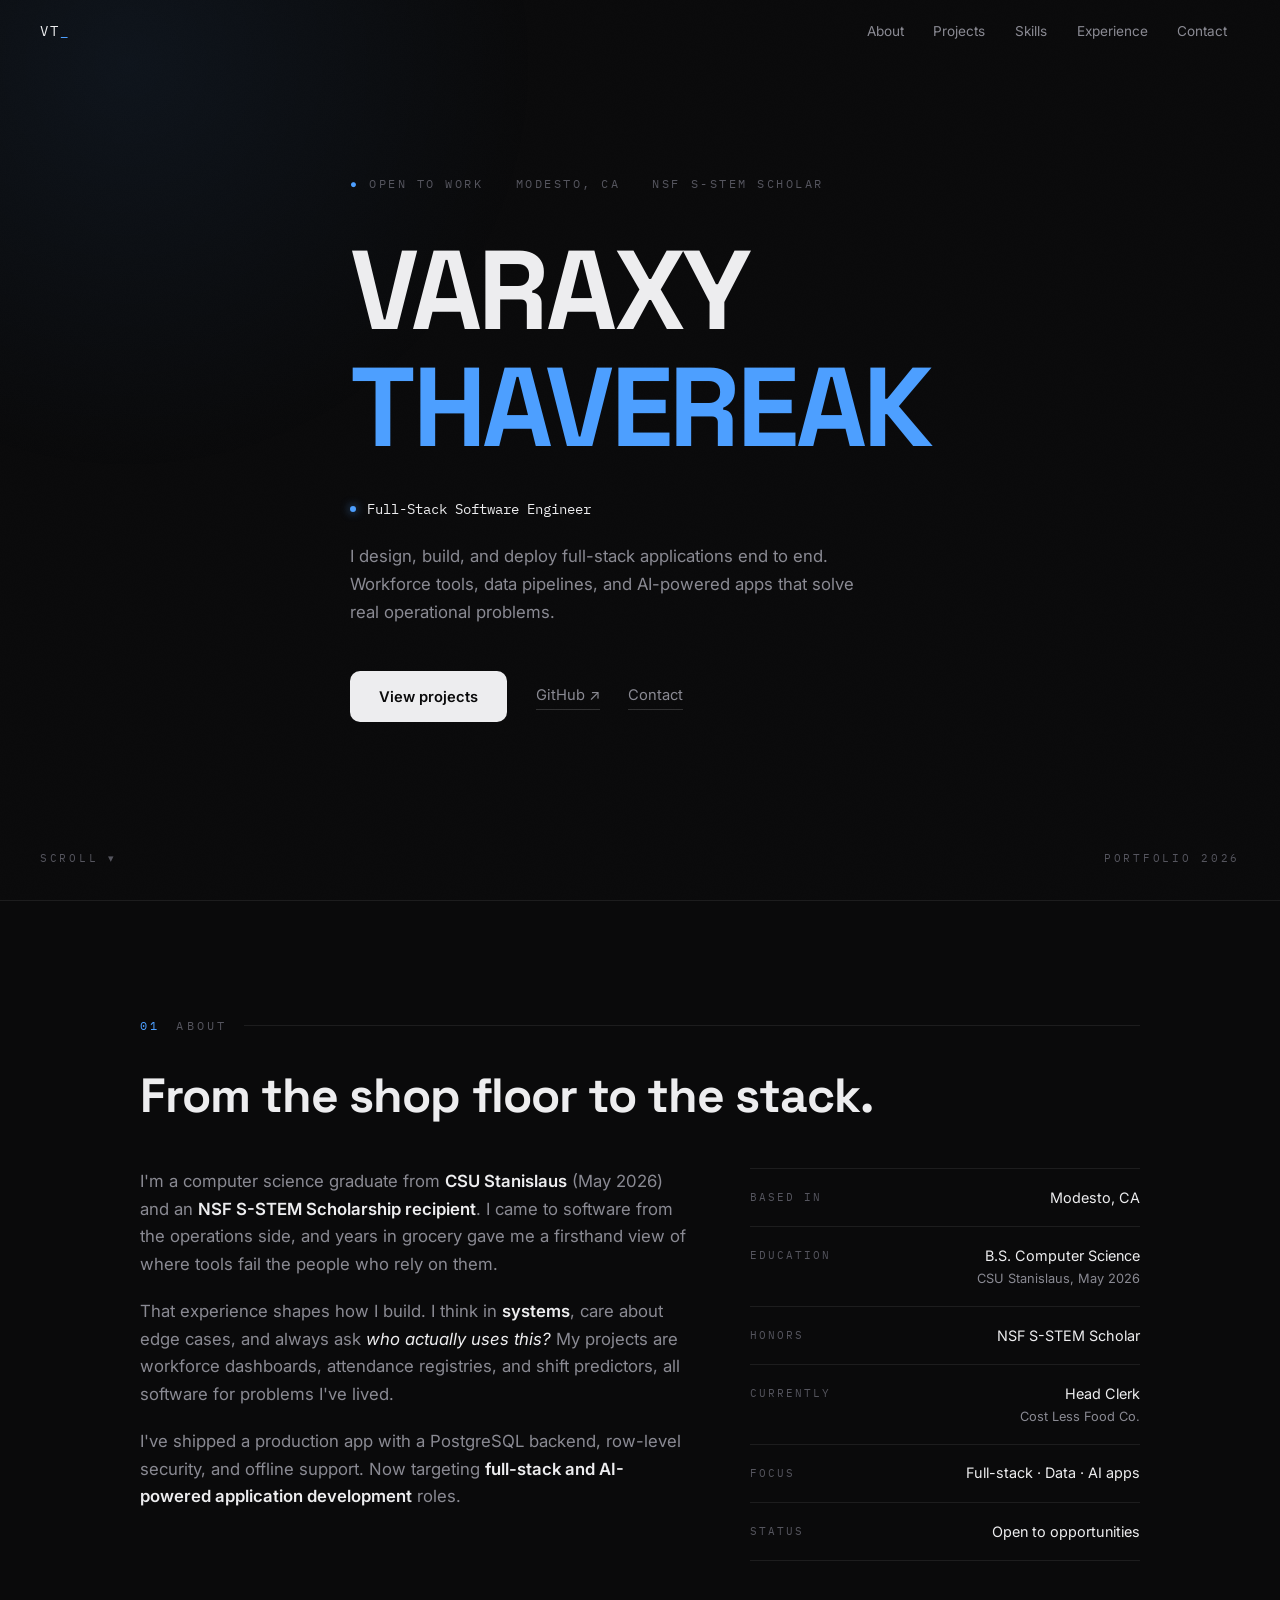
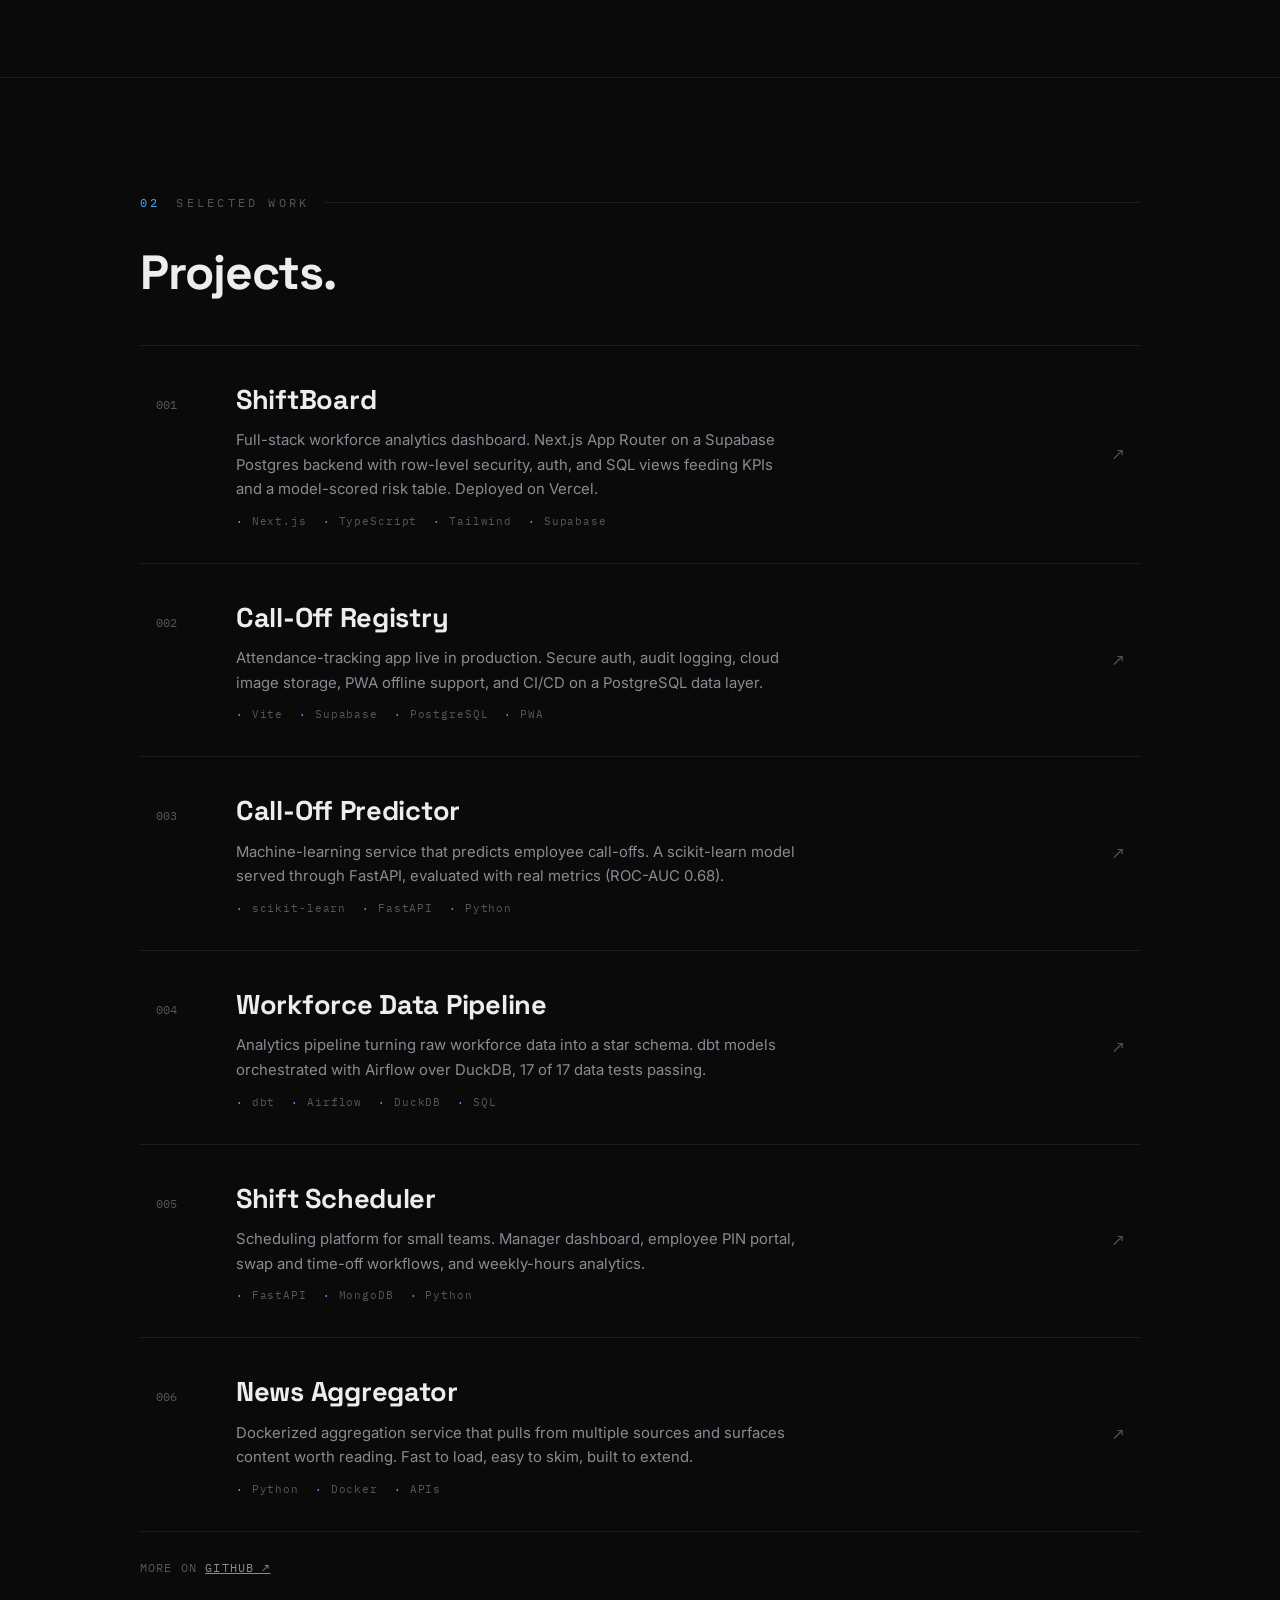
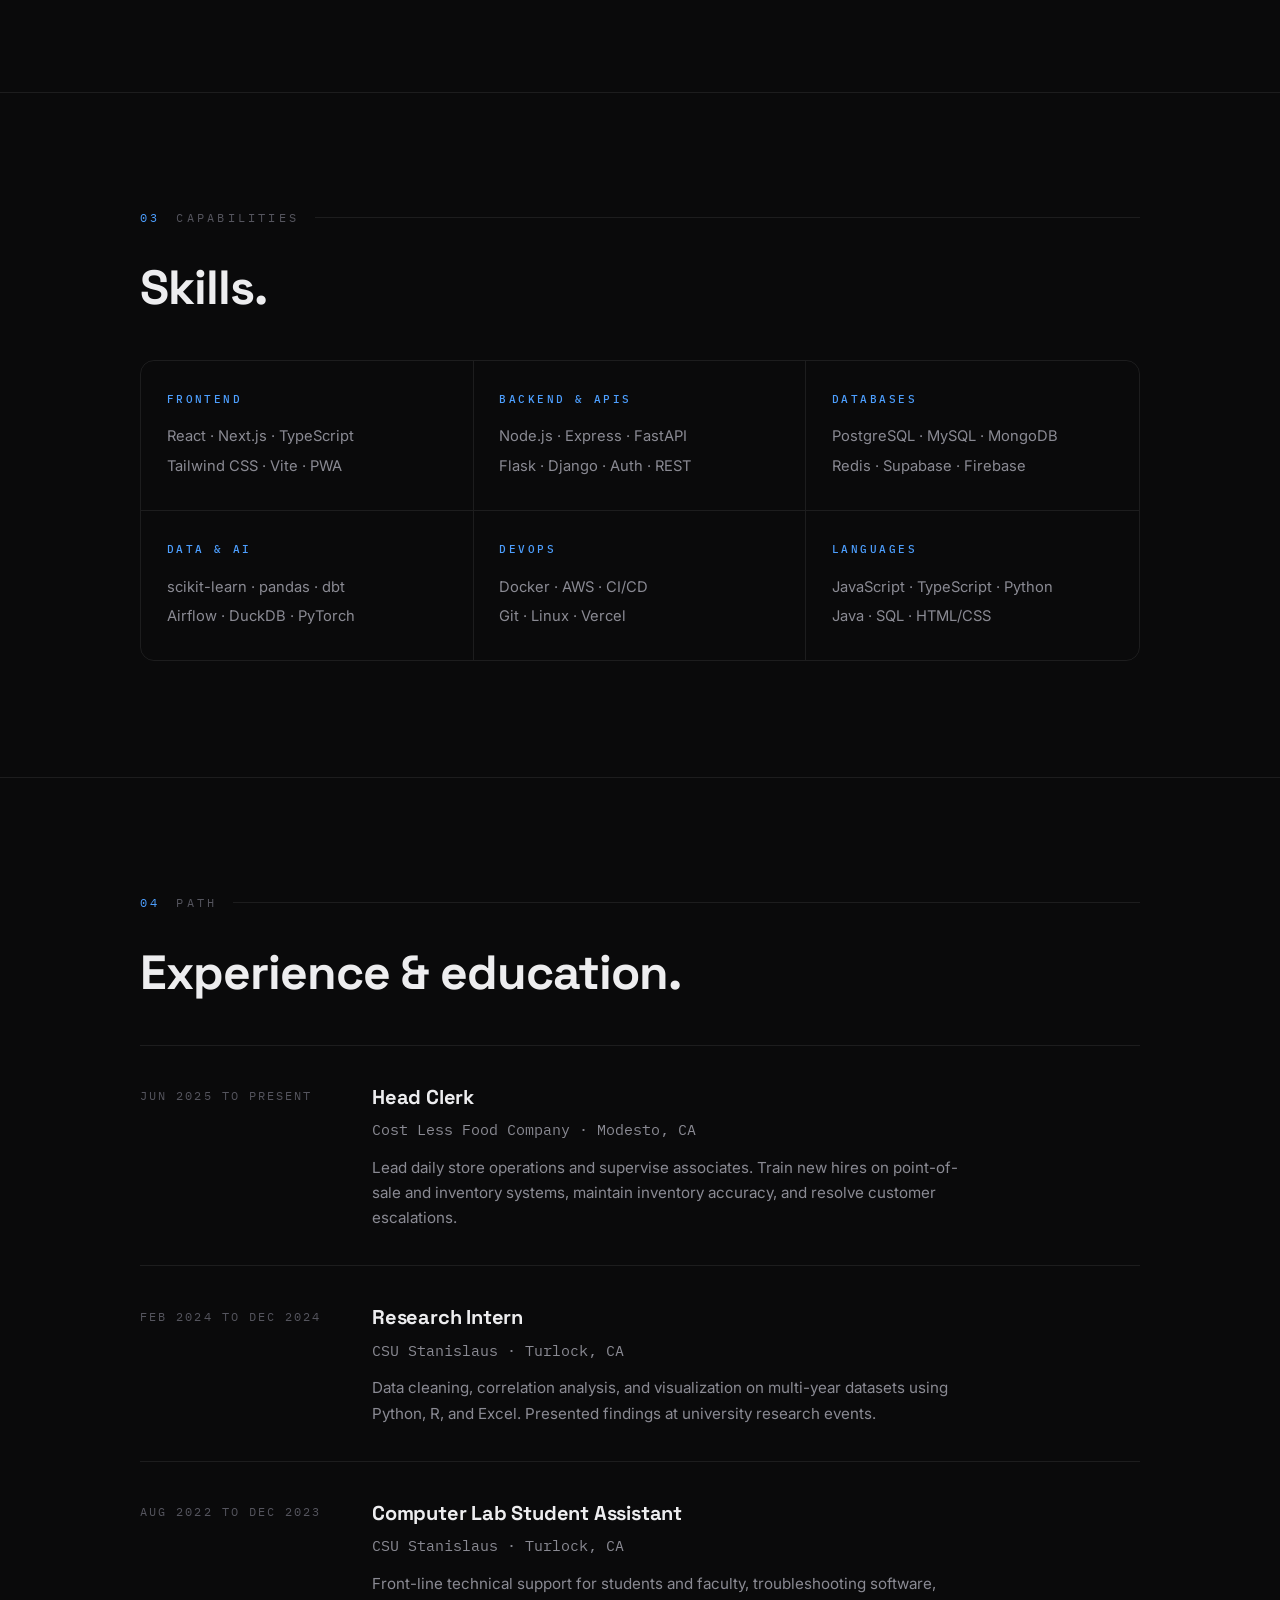
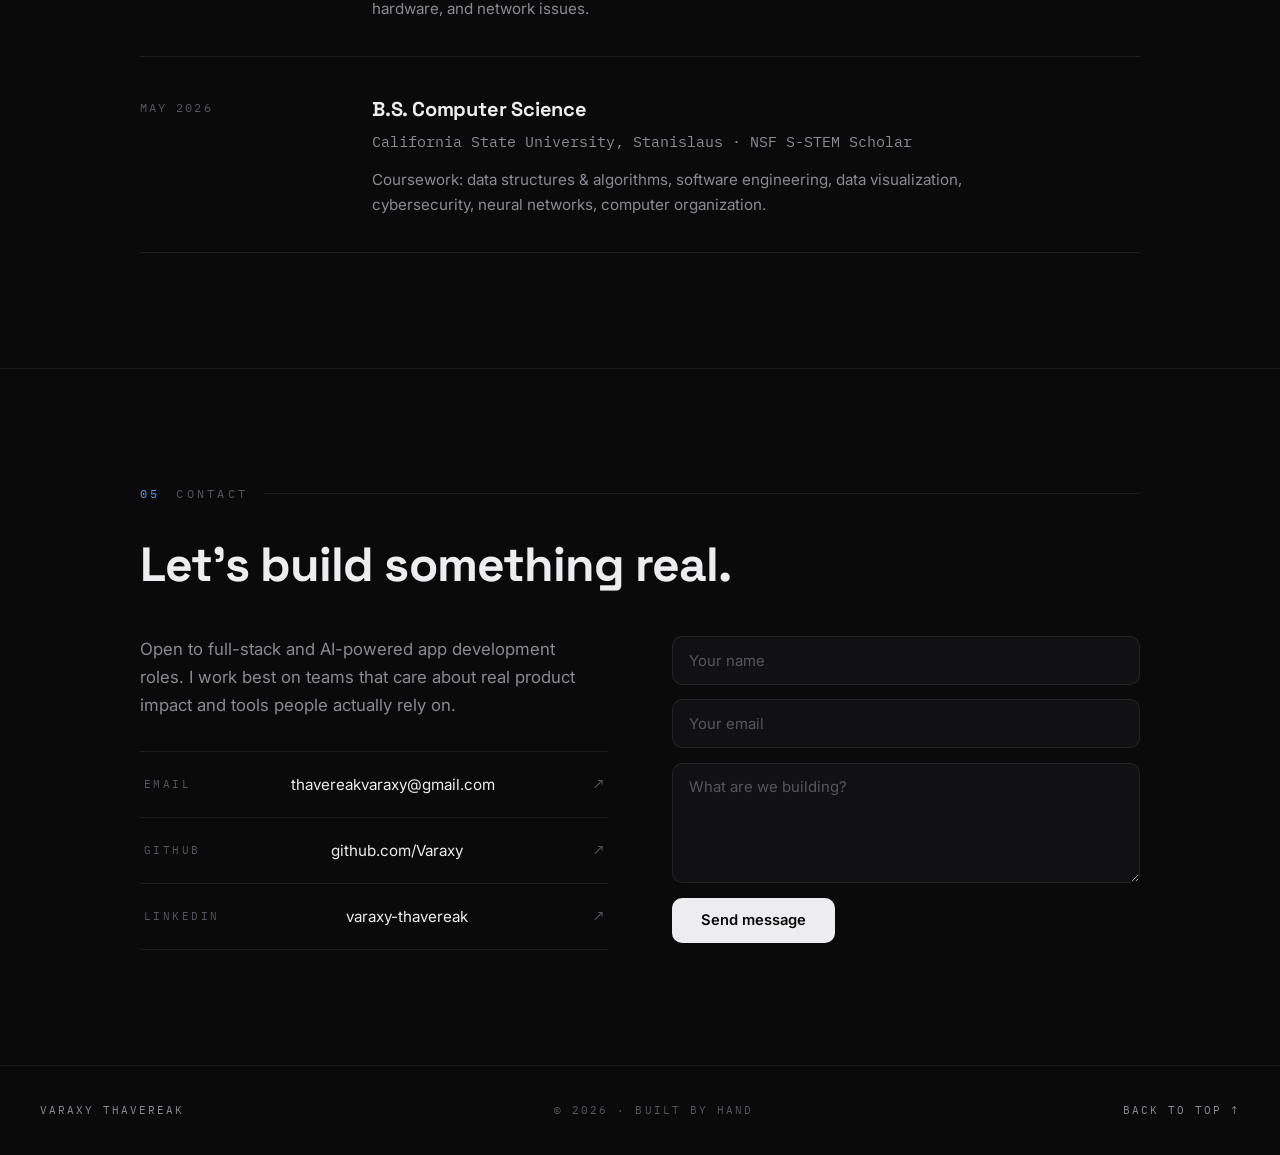
<file: index.html>
<!DOCTYPE html>
<html lang="en">
<head>
<meta charset="UTF-8">
<meta name="viewport" content="width=device-width, initial-scale=1.0">
<title>Varaxy Thavereak | Full-Stack Software Engineer</title>
<meta name="description" content="Varaxy Thavereak, full-stack software engineer and NSF S-STEM Scholar building workforce tools, data pipelines, and AI-powered applications.">
<link rel="preconnect" href="https://fonts.googleapis.com">
<link href="https://fonts.googleapis.com/css2?family=Space+Grotesk:wght@500;700&family=Inter:wght@400;500;600&family=IBM+Plex+Mono:wght@400;500&display=swap" rel="stylesheet">
<link rel="stylesheet" href="css/style.css">
</head>
<body>

<nav id="navbar">
  <a href="#hero" class="nav-logo">VT<span>_</span></a>
  <button class="nav-toggle" id="nav-toggle" aria-label="Menu">MENU</button>
  <ul class="nav-links" id="nav-links">
    <li><a href="#about">About</a></li>
    <li><a href="#projects">Projects</a></li>
    <li><a href="#skills">Skills</a></li>
    <li><a href="#experience">Experience</a></li>
    <li><a href="#contact">Contact</a></li>
  </ul>
</nav>

<main>

<!-- ================= HERO ================= -->
<section id="hero">
  <div class="container">
    <div class="hero-meta">
      <span><span class="on">●</span> OPEN TO WORK</span>
      <span>MODESTO, CA</span>
      <span>NSF S-STEM SCHOLAR</span>
    </div>
    <h1 class="hero-name">
      <span class="word">VARAXY</span>
      <span class="hero-line2 accent-line"><span class="word">THAVEREAK</span></span>
    </h1>
    <p class="hero-role"><span class="dot"></span><span id="role-swap">Full-Stack Software Engineer</span></p>
    <p class="hero-desc">
      I design, build, and deploy full-stack applications end to end. Workforce tools,
      data pipelines, and AI-powered apps that solve real operational problems.
    </p>
    <div class="hero-cta">
      <a href="#projects" class="btn">View projects</a>
      <a href="https://github.com/Varaxy" target="_blank" rel="noopener" class="textlink">GitHub ↗</a>
      <a href="#contact" class="textlink">Contact</a>
    </div>
  </div>
  <div class="hero-bottom">
    <span>SCROLL ▾</span>
    <span>PORTFOLIO 2026</span>
  </div>
</section>

<!-- ================= ABOUT ================= -->
<section id="about">
  <div class="container">
    <p class="label reveal"><span class="idx">01</span> ABOUT</p>
    <h2 class="reveal">From the shop floor to the stack.</h2>
    <div class="about-grid">
      <div class="about-copy reveal d1">
        <p>I'm a computer science graduate from <strong>CSU Stanislaus</strong> (May 2026) and an <strong>NSF S-STEM Scholarship recipient</strong>. I came to software from the operations side, and years in grocery gave me a firsthand view of where tools fail the people who rely on them.</p>
        <p>That experience shapes how I build. I think in <strong>systems</strong>, care about edge cases, and always ask <em>who actually uses this?</em> My projects are workforce dashboards, attendance registries, and shift predictors, all software for problems I've lived.</p>
        <p>I've shipped a production app with a PostgreSQL backend, row-level security, and offline support. Now targeting <strong>full-stack and AI-powered application development</strong> roles.</p>
      </div>
      <div class="facts reveal d2">
        <div class="fact"><span class="k">Based in</span><span class="v">Modesto, CA</span></div>
        <div class="fact"><span class="k">Education</span><span class="v">B.S. Computer Science<span class="sub">CSU Stanislaus, May 2026</span></span></div>
        <div class="fact"><span class="k">Honors</span><span class="v">NSF S-STEM Scholar</span></div>
        <div class="fact"><span class="k">Currently</span><span class="v">Head Clerk<span class="sub">Cost Less Food Co.</span></span></div>
        <div class="fact"><span class="k">Focus</span><span class="v">Full-stack · Data · AI apps</span></div>
        <div class="fact"><span class="k">Status</span><span class="v">Open to opportunities</span></div>
      </div>
    </div>
  </div>
</section>

<!-- ================= PROJECTS ================= -->
<section id="projects">
  <div class="container">
    <p class="label reveal"><span class="idx">02</span> SELECTED WORK</p>
    <h2 class="reveal">Projects.</h2>
    <div class="proj-list">

      <a class="proj-row reveal" href="https://github.com/Varaxy/shiftboard" target="_blank" rel="noopener">
        <span class="proj-idx">001</span>
        <div class="proj-main">
          <h3>ShiftBoard</h3>
          <p class="pdesc">Full-stack workforce analytics dashboard. Next.js App Router on a Supabase Postgres backend with row-level security, auth, and SQL views feeding KPIs and a model-scored risk table. Deployed on Vercel.</p>
          <div class="ptags"><span>Next.js</span><span>TypeScript</span><span>Tailwind</span><span>Supabase</span></div>
        </div>
        <span class="proj-arrow">↗</span>
      </a>

      <a class="proj-row reveal" href="https://github.com/Varaxy/calloff-registry" target="_blank" rel="noopener">
        <span class="proj-idx">002</span>
        <div class="proj-main">
          <h3>Call-Off Registry</h3>
          <p class="pdesc">Attendance-tracking app live in production. Secure auth, audit logging, cloud image storage, PWA offline support, and CI/CD on a PostgreSQL data layer.</p>
          <div class="ptags"><span>Vite</span><span>Supabase</span><span>PostgreSQL</span><span>PWA</span></div>
        </div>
        <span class="proj-arrow">↗</span>
      </a>

      <a class="proj-row reveal" href="https://github.com/Varaxy/calloff-predictor" target="_blank" rel="noopener">
        <span class="proj-idx">003</span>
        <div class="proj-main">
          <h3>Call-Off Predictor</h3>
          <p class="pdesc">Machine-learning service that predicts employee call-offs. A scikit-learn model served through FastAPI, evaluated with real metrics (ROC-AUC 0.68).</p>
          <div class="ptags"><span>scikit-learn</span><span>FastAPI</span><span>Python</span></div>
        </div>
        <span class="proj-arrow">↗</span>
      </a>

      <a class="proj-row reveal" href="https://github.com/Varaxy/workforce-data-pipeline" target="_blank" rel="noopener">
        <span class="proj-idx">004</span>
        <div class="proj-main">
          <h3>Workforce Data Pipeline</h3>
          <p class="pdesc">Analytics pipeline turning raw workforce data into a star schema. dbt models orchestrated with Airflow over DuckDB, 17 of 17 data tests passing.</p>
          <div class="ptags"><span>dbt</span><span>Airflow</span><span>DuckDB</span><span>SQL</span></div>
        </div>
        <span class="proj-arrow">↗</span>
      </a>

      <a class="proj-row reveal" href="https://github.com/Varaxy/ShiftScheduler" target="_blank" rel="noopener">
        <span class="proj-idx">005</span>
        <div class="proj-main">
          <h3>Shift Scheduler</h3>
          <p class="pdesc">Scheduling platform for small teams. Manager dashboard, employee PIN portal, swap and time-off workflows, and weekly-hours analytics.</p>
          <div class="ptags"><span>FastAPI</span><span>MongoDB</span><span>Python</span></div>
        </div>
        <span class="proj-arrow">↗</span>
      </a>

      <a class="proj-row reveal" href="https://github.com/Varaxy/news-aggregator" target="_blank" rel="noopener">
        <span class="proj-idx">006</span>
        <div class="proj-main">
          <h3>News Aggregator</h3>
          <p class="pdesc">Dockerized aggregation service that pulls from multiple sources and surfaces content worth reading. Fast to load, easy to skim, built to extend.</p>
          <div class="ptags"><span>Python</span><span>Docker</span><span>APIs</span></div>
        </div>
        <span class="proj-arrow">↗</span>
      </a>

    </div>
    <p class="proj-note">MORE ON <a href="https://github.com/Varaxy" target="_blank" rel="noopener">GITHUB ↗</a></p>
  </div>
</section>

<!-- ================= SKILLS ================= -->
<section id="skills">
  <div class="container">
    <p class="label reveal"><span class="idx">03</span> CAPABILITIES</p>
    <h2 class="reveal">Skills.</h2>
    <div class="skills-grid reveal d1">
      <div class="skill-cell"><h4>Frontend</h4><p>React · Next.js · TypeScript<br>Tailwind CSS · Vite · PWA</p></div>
      <div class="skill-cell"><h4>Backend &amp; APIs</h4><p>Node.js · Express · FastAPI<br>Flask · Django · Auth · REST</p></div>
      <div class="skill-cell"><h4>Databases</h4><p>PostgreSQL · MySQL · MongoDB<br>Redis · Supabase · Firebase</p></div>
      <div class="skill-cell"><h4>Data &amp; AI</h4><p>scikit-learn · pandas · dbt<br>Airflow · DuckDB · PyTorch</p></div>
      <div class="skill-cell"><h4>DevOps</h4><p>Docker · AWS · CI/CD<br>Git · Linux · Vercel</p></div>
      <div class="skill-cell"><h4>Languages</h4><p>JavaScript · TypeScript · Python<br>Java · SQL · HTML/CSS</p></div>
    </div>
  </div>
</section>

<!-- ================= EXPERIENCE ================= -->
<section id="experience">
  <div class="container">
    <p class="label reveal"><span class="idx">04</span> PATH</p>
    <h2 class="reveal">Experience &amp; education.</h2>
    <div class="xp-list">
      <div class="xp-row reveal">
        <span class="xp-when">JUN 2025 TO PRESENT</span>
        <div class="xp-body">
          <h3>Head Clerk</h3>
          <p class="xp-org">Cost Less Food Company · Modesto, CA</p>
          <p>Lead daily store operations and supervise associates. Train new hires on point-of-sale and inventory systems, maintain inventory accuracy, and resolve customer escalations.</p>
        </div>
      </div>
      <div class="xp-row reveal">
        <span class="xp-when">FEB 2024 TO DEC 2024</span>
        <div class="xp-body">
          <h3>Research Intern</h3>
          <p class="xp-org">CSU Stanislaus · Turlock, CA</p>
          <p>Data cleaning, correlation analysis, and visualization on multi-year datasets using Python, R, and Excel. Presented findings at university research events.</p>
        </div>
      </div>
      <div class="xp-row reveal">
        <span class="xp-when">AUG 2022 TO DEC 2023</span>
        <div class="xp-body">
          <h3>Computer Lab Student Assistant</h3>
          <p class="xp-org">CSU Stanislaus · Turlock, CA</p>
          <p>Front-line technical support for students and faculty, troubleshooting software, hardware, and network issues.</p>
        </div>
      </div>
      <div class="xp-row reveal">
        <span class="xp-when">MAY 2026</span>
        <div class="xp-body">
          <h3>B.S. Computer Science</h3>
          <p class="xp-org">California State University, Stanislaus · NSF S-STEM Scholar</p>
          <p>Coursework: data structures &amp; algorithms, software engineering, data visualization, cybersecurity, neural networks, computer organization.</p>
        </div>
      </div>
    </div>
  </div>
</section>

<!-- ================= CONTACT ================= -->
<section id="contact">
  <div class="container">
    <p class="label reveal"><span class="idx">05</span> CONTACT</p>
    <h2 class="reveal">Let's build something real.</h2>
    <div class="contact-grid">
      <div class="reveal d1">
        <p class="contact-lead">
          Open to full-stack and AI-powered app development roles. I work best on teams
          that care about real product impact and tools people actually rely on.
        </p>
        <div class="contact-links">
          <a class="c-row" href="mailto:thavereakvaraxy@gmail.com">
            <span class="c-k">Email</span><span class="c-v">thavereakvaraxy@gmail.com</span><span class="c-arrow">↗</span>
          </a>
          <a class="c-row" href="https://github.com/Varaxy" target="_blank" rel="noopener">
            <span class="c-k">GitHub</span><span class="c-v">github.com/Varaxy</span><span class="c-arrow">↗</span>
          </a>
          <a class="c-row" href="https://linkedin.com/in/varaxy-thavereak" target="_blank" rel="noopener">
            <span class="c-k">LinkedIn</span><span class="c-v">varaxy-thavereak</span><span class="c-arrow">↗</span>
          </a>
        </div>
      </div>
      <form class="contact-form reveal d2" id="cform">
        <input type="text" name="name" placeholder="Your name" required>
        <input type="email" name="email" placeholder="Your email" required>
        <textarea name="message" rows="5" placeholder="What are we building?" required></textarea>
        <button type="submit" class="btn">Send message</button>
      </form>
    </div>
  </div>
</section>

</main>

<footer>
  <span class="sig">VARAXY THAVEREAK</span>
  <span>© 2026 · BUILT BY HAND</span>
  <a href="#hero">BACK TO TOP ↑</a>
</footer>

<script src="js/main.js"></script>
</body>
</html>
</file>
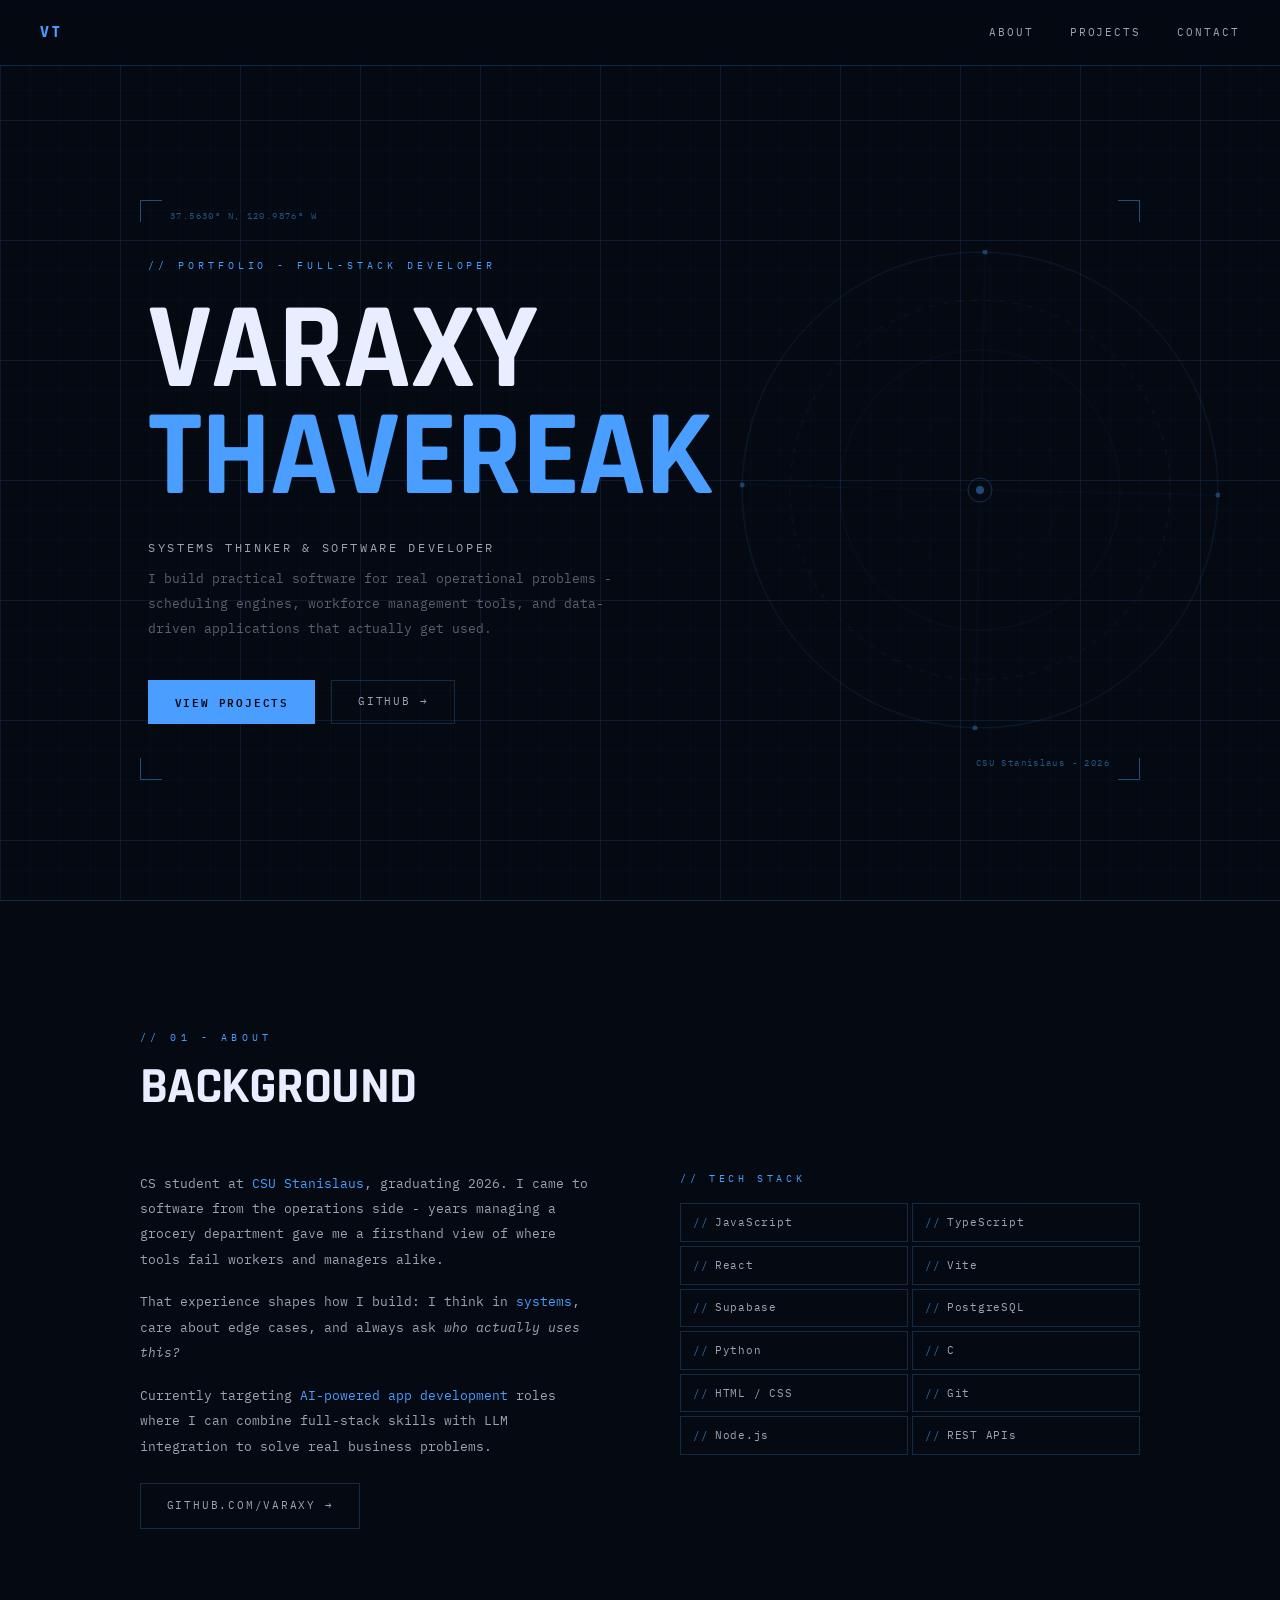
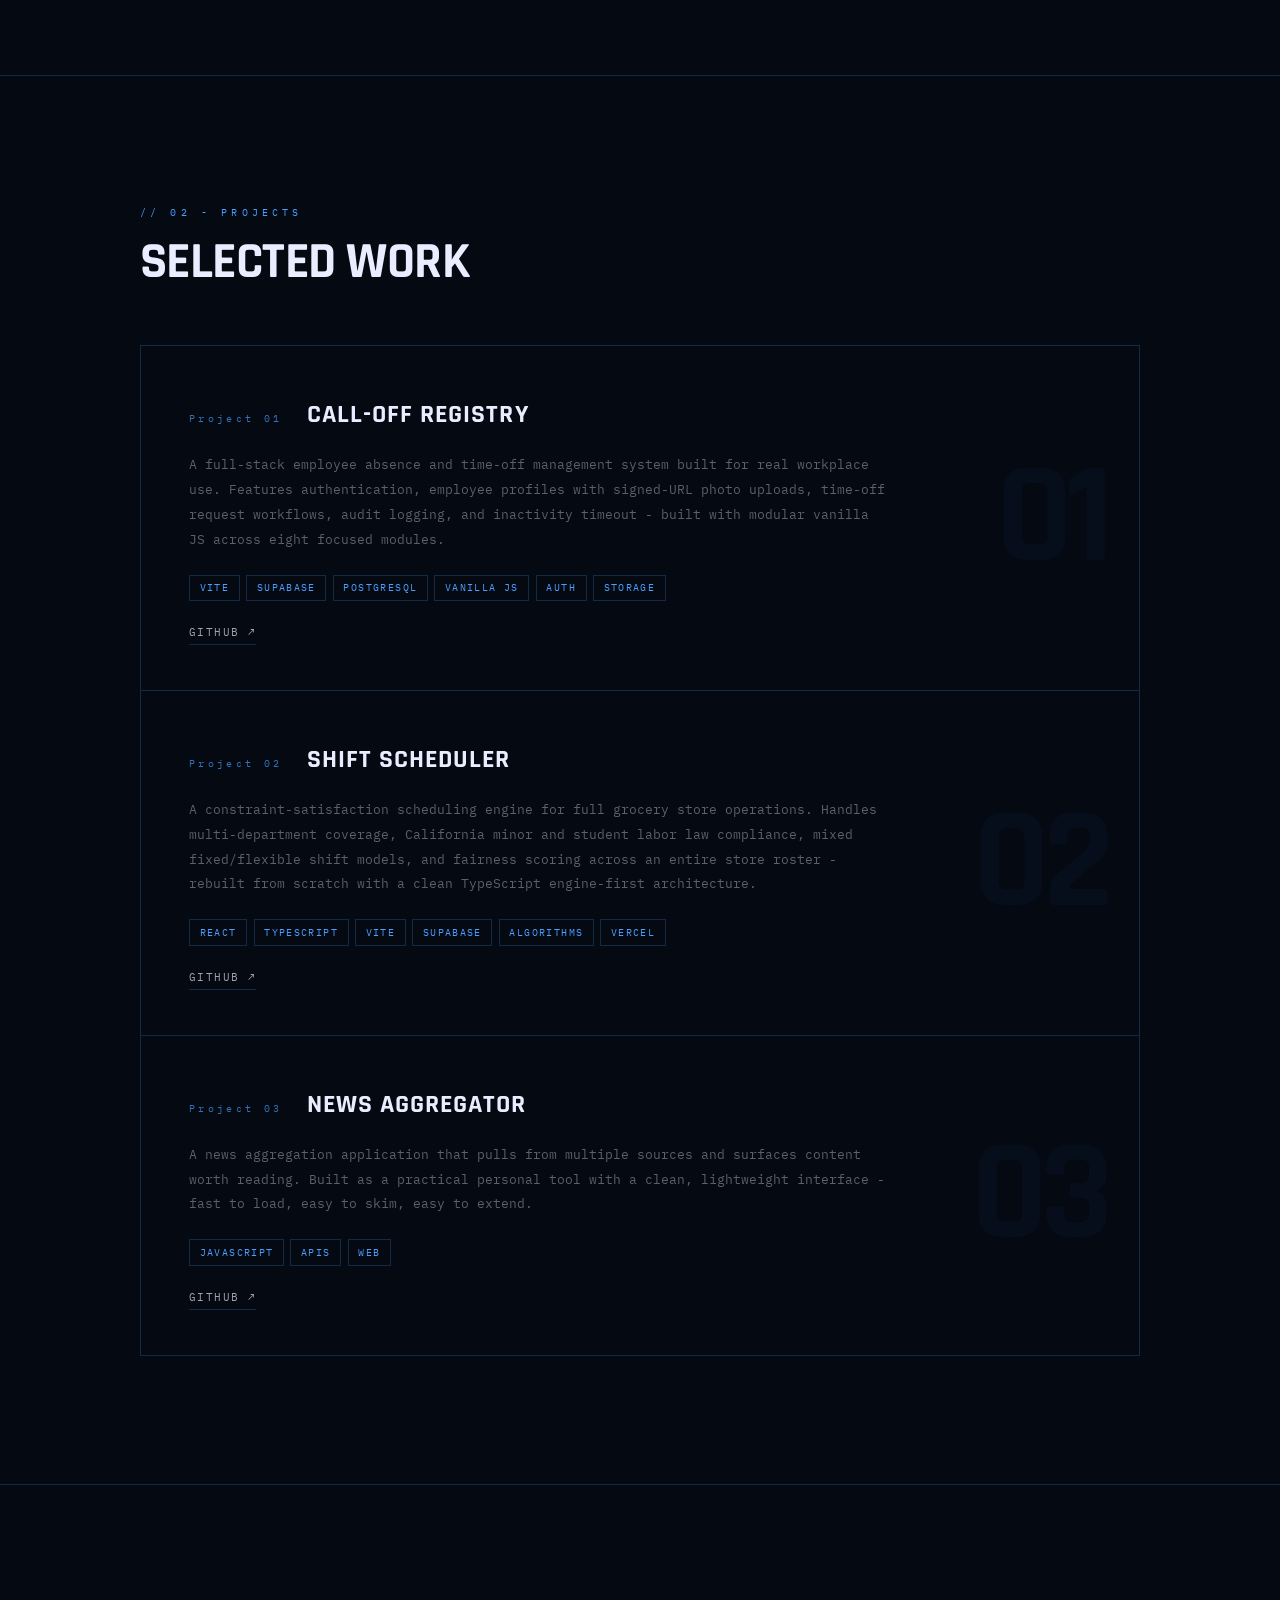
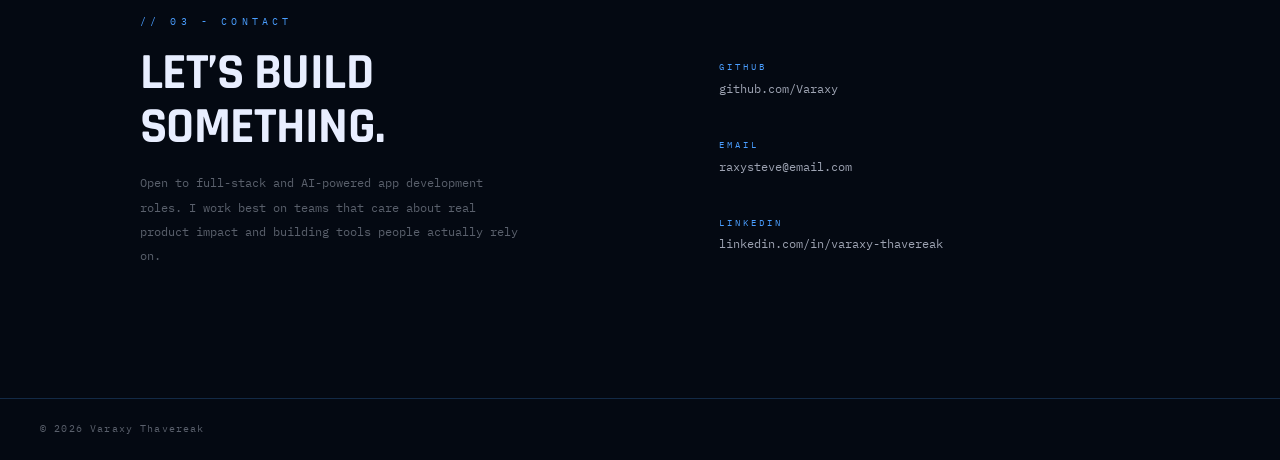
<file: portfolio/index.html>
<!DOCTYPE html>
<html lang="en">
<head>
  <meta charset="UTF-8">
  <meta name="viewport" content="width=device-width, initial-scale=1.0">
  <title>Varaxy Thavereak - Developer</title>
  <link rel="preconnect" href="https://fonts.googleapis.com">
  <link href="https://fonts.googleapis.com/css2?family=Rajdhani:wght@400;600;700&family=IBM+Plex+Mono:ital,wght@0,400;0,500;1,400&display=swap" rel="stylesheet">
  <link rel="stylesheet" href="css/style.css">
</head>
<body>

  <!-- NAV -->
  <nav>
    <a href="#hero" class="nav-logo">VT</a>
    <ul class="nav-links">
      <li><a href="#about">About</a></li>
      <li><a href="#projects">Projects</a></li>
      <li><a href="#contact">Contact</a></li>
    </ul>
  </nav>

  <!-- HERO -->
  <section id="hero">
    <div class="container" style="width:100%">
      <div class="hero-wrap">
        <div class="cm cm-tl"></div>
        <div class="cm cm-tr"></div>
        <div class="cm cm-bl"></div>
        <div class="cm cm-br"></div>
        <span class="coord coord-tl">37.5630° N, 120.9876° W</span>
        <span class="coord coord-br">CSU Stanislaus - 2026</span>

        <p class="hero-tag">// Portfolio - Full-Stack Developer</p>
        <h1 class="hero-name">
          Varaxy<br><span class="hl">Thavereak</span>
        </h1>
        <p class="hero-role">Systems Thinker &amp; Software Developer</p>
        <p class="hero-desc">
          I build practical software for real operational problems - scheduling engines,
          workforce management tools, and data-driven applications that actually get used.
        </p>
        <div class="hero-cta">
          <a href="#projects" class="btn btn-primary">View Projects</a>
          <a href="https://github.com/Varaxy" target="_blank" rel="noopener" class="btn btn-ghost">GitHub &rarr;</a>
        </div>

        <!-- Decorative rings -->
        <div class="hero-rings">
          <svg viewBox="0 0 480 480" fill="none" xmlns="http://www.w3.org/2000/svg">
            <circle cx="240" cy="240" r="238" stroke="rgba(74,158,255,0.18)" stroke-width="1"/>
            <circle cx="240" cy="240" r="190" stroke="rgba(74,158,255,0.12)" stroke-width="1" stroke-dasharray="6 8"/>
            <circle cx="240" cy="240" r="140" stroke="rgba(74,158,255,0.08)" stroke-width="1"/>
            <circle cx="240" cy="240" r="80"  stroke="rgba(74,158,255,0.06)" stroke-width="1" stroke-dasharray="3 5"/>
            <line x1="240" y1="2"   x2="240" y2="478" stroke="rgba(74,158,255,0.07)" stroke-width="1"/>
            <line x1="2"   y1="240" x2="478" y2="240" stroke="rgba(74,158,255,0.07)" stroke-width="1"/>
            <circle cx="240" cy="2"   r="2.5" fill="rgba(74,158,255,0.5)"/>
            <circle cx="240" cy="478" r="2.5" fill="rgba(74,158,255,0.5)"/>
            <circle cx="2"   cy="240" r="2.5" fill="rgba(74,158,255,0.5)"/>
            <circle cx="478" cy="240" r="2.5" fill="rgba(74,158,255,0.5)"/>
            <circle cx="240" cy="240" r="4"  fill="rgba(74,158,255,0.6)"/>
            <circle cx="240" cy="240" r="12" stroke="rgba(74,158,255,0.35)" stroke-width="1"/>
          </svg>
        </div>
      </div>
    </div>
  </section>

  <!-- ABOUT -->
  <section id="about">
    <div class="container">
      <p class="sec-label reveal">// 01 - About</p>
      <h2 class="sec-title reveal">Background</h2>
      <div class="about-grid">
        <div class="about-text reveal">
          <p>
            CS student at <span class="hl">CSU Stanislaus</span>, graduating 2026.
            I came to software from the operations side - years managing a grocery department
            gave me a firsthand view of where tools fail workers and managers alike.
          </p>
          <p>
            That experience shapes how I build: I think in <span class="hl">systems</span>,
            care about edge cases, and always ask <em>who actually uses this?</em>
          </p>
          <p>
            Currently targeting <span class="hl">AI-powered app development</span> roles
            where I can combine full-stack skills with LLM integration to solve real business problems.
          </p>
          <p style="margin-top:1.5rem">
            <a href="https://github.com/Varaxy" target="_blank" rel="noopener" class="btn btn-ghost">
              github.com/Varaxy &rarr;
            </a>
          </p>
        </div>

        <div class="reveal delay-2">
          <p class="skills-label">// Tech Stack</p>
          <div class="skills-grid">
            <div class="sk">JavaScript</div>
            <div class="sk">TypeScript</div>
            <div class="sk">React</div>
            <div class="sk">Vite</div>
            <div class="sk">Supabase</div>
            <div class="sk">PostgreSQL</div>
            <div class="sk">Python</div>
            <div class="sk">C</div>
            <div class="sk">HTML / CSS</div>
            <div class="sk">Git</div>
            <div class="sk">Node.js</div>
            <div class="sk">REST APIs</div>
          </div>
        </div>
      </div>
    </div>
  </section>

  <!-- PROJECTS -->
  <section id="projects">
    <div class="container">
      <p class="sec-label reveal">// 02 - Projects</p>
      <h2 class="sec-title reveal">Selected Work</h2>
      <div class="project-list reveal">

        <div class="project-item">
          <div class="project-bg-num">01</div>
          <div class="project-header">
            <span class="project-num">Project 01</span>
            <h3 class="project-name">Call-Off Registry</h3>
          </div>
          <p class="project-desc">
            A full-stack employee absence and time-off management system built for real workplace use.
            Features authentication, employee profiles with signed-URL photo uploads, time-off request
            workflows, audit logging, and inactivity timeout - built with modular vanilla JS
            across eight focused modules.
          </p>
          <div class="tags">
            <span class="tag">Vite</span>
            <span class="tag">Supabase</span>
            <span class="tag">PostgreSQL</span>
            <span class="tag">Vanilla JS</span>
            <span class="tag">Auth</span>
            <span class="tag">Storage</span>
          </div>
          <div class="project-links">
            <a href="https://github.com/Varaxy/calloff-registry" target="_blank" rel="noopener">GitHub &nearr;</a>
          </div>
        </div>

        <div class="project-item">
          <div class="project-bg-num">02</div>
          <div class="project-header">
            <span class="project-num">Project 02</span>
            <h3 class="project-name">Shift Scheduler</h3>
          </div>
          <p class="project-desc">
            A constraint-satisfaction scheduling engine for full grocery store operations.
            Handles multi-department coverage, California minor and student labor law compliance,
            mixed fixed/flexible shift models, and fairness scoring across an entire store roster -
            rebuilt from scratch with a clean TypeScript engine-first architecture.
          </p>
          <div class="tags">
            <span class="tag">React</span>
            <span class="tag">TypeScript</span>
            <span class="tag">Vite</span>
            <span class="tag">Supabase</span>
            <span class="tag">Algorithms</span>
            <span class="tag">Vercel</span>
          </div>
          <div class="project-links">
            <a href="https://github.com/Varaxy" target="_blank" rel="noopener">GitHub &nearr;</a>
          </div>
        </div>

        <div class="project-item">
          <div class="project-bg-num">03</div>
          <div class="project-header">
            <span class="project-num">Project 03</span>
            <h3 class="project-name">News Aggregator</h3>
          </div>
          <p class="project-desc">
            A news aggregation application that pulls from multiple sources and surfaces content
            worth reading. Built as a practical personal tool with a clean, lightweight interface -
            fast to load, easy to skim, easy to extend.
          </p>
          <div class="tags">
            <span class="tag">JavaScript</span>
            <span class="tag">APIs</span>
            <span class="tag">Web</span>
          </div>
          <div class="project-links">
            <a href="https://github.com/Varaxy/news-aggregator" target="_blank" rel="noopener">GitHub &nearr;</a>
          </div>
        </div>

      </div>
    </div>
  </section>

  <!-- CONTACT -->
  <section id="contact">
    <div class="container">
      <p class="sec-label reveal">// 03 - Contact</p>
      <div class="contact-grid">
        <div class="reveal">
          <h2 class="sec-title" style="margin-bottom:1rem">
            Let&rsquo;s Build<br>Something.
          </h2>
          <p class="contact-cta">
            Open to full-stack and AI-powered app development roles.
            I work best on teams that care about real product impact
            and building tools people actually rely on.
          </p>
        </div>
        <div class="contact-items reveal delay-2">
          <a href="https://github.com/Varaxy" target="_blank" rel="noopener" class="contact-item">
            <div>
              <span class="contact-type">GitHub</span>
              github.com/Varaxy
            </div>
          </a>
          <a href="mailto:raxysteve@email.com" class="contact-item">
            <div>
              <span class="contact-type">Email</span>
              raxysteve@email.com
            </div>
          </a>
          <a href="https://linkedin.com/in/varaxy-thavereak" target="_blank" rel="noopener" class="contact-item">
            <div>
              <span class="contact-type">LinkedIn</span>
              linkedin.com/in/varaxy-thavereak
            </div>
          </a>
        </div>
      </div>
    </div>
  </section>

  <!-- FOOTER -->
  <footer>
    <span class="ft">&copy; 2026 Varaxy Thavereak</span>
  </footer>

  <script src="js/main.js"></script>
</body>
</html>
</file>
<file: css/style.css>
/* ============================================================
   Varaxy Thavereak - Portfolio
   Quiet editorial dark. One accent. Type does the talking.
   ============================================================ */

:root{
  --bg:#0a0a0b;
  --bg-raised:#111113;
  --line:rgba(255,255,255,.08);
  --line-strong:rgba(255,255,255,.16);
  --text:#ededef;
  --muted:#8a8a93;
  --faint:#55555e;
  --accent:#4d9fff;
  --accent-soft:rgba(77,159,255,.12);
  --font-d:'Space Grotesk',sans-serif;
  --font-b:'Inter',sans-serif;
  --font-m:'IBM Plex Mono',monospace;
  --ease:cubic-bezier(.2,.8,.2,1);
}

*{margin:0;padding:0;box-sizing:border-box}
html{scroll-behavior:smooth}
body{
  background:var(--bg);
  color:var(--text);
  font-family:var(--font-b);
  font-size:16px;
  line-height:1.65;
  -webkit-font-smoothing:antialiased;
  overflow-x:hidden;
}
::selection{background:var(--accent);color:#0a0a0b}

/* faint grain so the black never feels flat */
body::before{
  content:"";position:fixed;inset:0;z-index:0;pointer-events:none;opacity:.5;
  background-image:url("data:image/svg+xml,%3Csvg xmlns='http://www.w3.org/2000/svg' width='120' height='120'%3E%3Cfilter id='n'%3E%3CfeTurbulence type='fractalNoise' baseFrequency='0.9' numOctaves='2'/%3E%3CfeColorMatrix values='0 0 0 0 1 0 0 0 0 1 0 0 0 0 1 0 0 0 0.02 0'/%3E%3C/filter%3E%3Crect width='120' height='120' filter='url(%23n)'/%3E%3C/svg%3E");
}
/* single quiet glow anchored top-left, no rainbow */
body::after{
  content:"";position:fixed;z-index:0;pointer-events:none;
  width:70vw;height:70vw;left:-25vw;top:-30vw;border-radius:50%;
  background:radial-gradient(circle,rgba(77,159,255,.07),transparent 65%);
}

main{position:relative;z-index:1}
.container{max-width:1080px;margin:0 auto;padding:0 clamp(1.25rem,4vw,2.5rem)}
section{padding:clamp(4.5rem,9vw,8rem) 0}
section + section{border-top:1px solid var(--line)}

/* ---------- type helpers ---------- */
.label{
  font-family:var(--font-m);font-size:.72rem;letter-spacing:.28em;
  text-transform:uppercase;color:var(--faint);
  display:flex;align-items:center;gap:1rem;margin-bottom:2.2rem;
}
.label::after{content:"";height:1px;flex:1;background:var(--line)}
.label .idx{color:var(--accent)}
h2{
  font-family:var(--font-d);font-weight:700;letter-spacing:-.02em;
  font-size:clamp(1.9rem,4.5vw,3rem);line-height:1.1;margin-bottom:2.8rem;
}
.mono{font-family:var(--font-m)}
a{color:inherit}

/* ---------- nav ---------- */
nav{
  position:fixed;top:0;left:0;right:0;z-index:100;
  display:flex;align-items:center;justify-content:space-between;
  padding:1.1rem clamp(1.25rem,4vw,2.5rem);
  transition:background .35s,border-color .35s,padding .35s;
  border-bottom:1px solid transparent;
}
nav.scrolled{
  background:rgba(10,10,11,.82);
  backdrop-filter:blur(14px);-webkit-backdrop-filter:blur(14px);
  border-bottom-color:var(--line);
  padding-top:.75rem;padding-bottom:.75rem;
}
.nav-logo{
  font-family:var(--font-m);font-size:.85rem;letter-spacing:.15em;
  text-decoration:none;color:var(--text);
}
.nav-logo span{color:var(--accent)}
.nav-links{display:flex;gap:.25rem;list-style:none}
.nav-links a{
  font-size:.85rem;color:var(--muted);text-decoration:none;
  padding:.45rem .8rem;border-radius:8px;
  transition:color .25s,background .25s;
}
.nav-links a:hover,.nav-links a.active{color:var(--text);background:rgba(255,255,255,.06)}
.nav-toggle{display:none;background:none;border:1px solid var(--line-strong);color:var(--text);
  font-family:var(--font-m);font-size:.7rem;letter-spacing:.2em;padding:.5rem .9rem;border-radius:8px;cursor:pointer}
@media(max-width:760px){
  .nav-links{
    display:none;position:absolute;top:100%;right:clamp(1.25rem,4vw,2.5rem);
    flex-direction:column;background:var(--bg-raised);border:1px solid var(--line);
    border-radius:12px;padding:.5rem;min-width:180px;
    box-shadow:0 20px 50px rgba(0,0,0,.5);
  }
  .nav-links.open{display:flex}
  .nav-toggle{display:block}
}

/* ---------- hero ---------- */
#hero{
  min-height:100svh;display:flex;flex-direction:column;justify-content:center;
  padding-top:7rem;position:relative;
}
.hero-meta{
  font-family:var(--font-m);font-size:.72rem;letter-spacing:.22em;
  color:var(--faint);display:flex;gap:2rem;flex-wrap:wrap;margin-bottom:2.5rem;
}
.hero-meta .on{color:var(--accent)}
.hero-name{
  font-family:var(--font-d);font-weight:700;letter-spacing:-.03em;
  font-size:clamp(2.6rem,9.5vw,7rem);
  line-height:1.04;               /* room for glyphs - nothing clips */
  margin-bottom:2rem;
  overflow:visible;               /* fix: name was being cut off */
}
.hero-name .accent-line{color:var(--accent)}
.hero-name .word{
  display:inline-block;
  opacity:0;transform:translateY(.4em);
  animation:word-in .9s var(--ease) forwards;
}
.hero-name .word:nth-child(2){animation-delay:.1s}
@keyframes word-in{to{opacity:1;transform:none}}
.hero-line2{display:block}
.hero-line2 .word{animation-delay:.18s}

.hero-role{
  font-family:var(--font-m);font-size:.85rem;color:var(--muted);
  margin-bottom:1.4rem;display:flex;align-items:center;gap:.7rem;
}
.hero-role .dot{width:6px;height:6px;border-radius:50%;background:var(--accent);
  box-shadow:0 0 10px rgba(77,159,255,.8)}
#role-swap{color:var(--text);transition:opacity .4s}
#role-swap.fading{opacity:0}

.hero-desc{max-width:520px;color:var(--muted);font-size:1.05rem;margin-bottom:2.8rem}

.hero-cta{display:flex;align-items:center;gap:1.8rem;flex-wrap:wrap}
.btn{
  display:inline-block;text-decoration:none;font-weight:600;font-size:.92rem;
  background:var(--text);color:var(--bg);
  padding:.85rem 1.8rem;border-radius:10px;
  transition:transform .25s var(--ease),box-shadow .25s;
}
.btn:hover{transform:translateY(-2px);box-shadow:0 12px 32px rgba(77,159,255,.25)}
.textlink{
  text-decoration:none;font-size:.92rem;color:var(--muted);
  border-bottom:1px solid var(--line-strong);padding-bottom:2px;
  transition:color .25s,border-color .25s;
}
.textlink:hover{color:var(--text);border-color:var(--accent)}
.hero-bottom{
  position:absolute;bottom:2rem;left:0;right:0;
  display:flex;justify-content:space-between;align-items:center;
  padding:0 clamp(1.25rem,4vw,2.5rem);
  font-family:var(--font-m);font-size:.68rem;letter-spacing:.25em;color:var(--faint);
}

/* ---------- reveal ---------- */
.reveal{opacity:0;transform:translateY(28px);transition:opacity .8s var(--ease),transform .8s var(--ease)}
.reveal.visible{opacity:1;transform:none}
.reveal.d1{transition-delay:.08s}.reveal.d2{transition-delay:.16s}.reveal.d3{transition-delay:.24s}

/* ---------- about ---------- */
.about-grid{display:grid;grid-template-columns:1.4fr 1fr;gap:4rem;align-items:start}
@media(max-width:820px){.about-grid{grid-template-columns:1fr;gap:2.5rem}}
.about-copy p{color:var(--muted);margin-bottom:1.2rem;font-size:1.05rem}
.about-copy strong{color:var(--text);font-weight:600}
.about-copy em{color:var(--text);font-style:italic}
.facts{display:flex;flex-direction:column;border-top:1px solid var(--line)}
.fact{
  display:flex;justify-content:space-between;gap:1rem;
  padding:1.05rem 0;border-bottom:1px solid var(--line);
  font-size:.9rem;
}
.fact .k{font-family:var(--font-m);font-size:.7rem;letter-spacing:.18em;color:var(--faint);text-transform:uppercase;padding-top:.2em}
.fact .v{text-align:right;color:var(--text)}
.fact .v .sub{display:block;color:var(--muted);font-size:.8rem}

/* ---------- projects ---------- */
.proj-list{border-top:1px solid var(--line)}
.proj-row{
  display:grid;grid-template-columns:3.5rem 1fr auto;gap:1.5rem;align-items:baseline;
  padding:2rem 1rem;border-bottom:1px solid var(--line);
  text-decoration:none;position:relative;
  transition:background .3s;
}
.proj-row:hover{background:rgba(255,255,255,.025)}
.proj-row::after{
  content:"";position:absolute;left:0;bottom:-1px;height:1px;width:0;
  background:var(--accent);transition:width .5s var(--ease);
}
.proj-row:hover::after{width:100%}
.proj-idx{font-family:var(--font-m);font-size:.75rem;color:var(--faint);transition:color .3s}
.proj-row:hover .proj-idx{color:var(--accent)}
.proj-main h3{
  font-family:var(--font-d);font-weight:700;font-size:clamp(1.25rem,2.6vw,1.7rem);
  letter-spacing:-.01em;margin-bottom:.35rem;
  transition:color .3s;
}
.proj-row:hover h3{color:var(--accent)}
.proj-main .pdesc{color:var(--muted);font-size:.93rem;max-width:560px;margin-bottom:.7rem}
.ptags{display:flex;flex-wrap:wrap;gap:.4rem 1rem;font-family:var(--font-m);font-size:.68rem;letter-spacing:.08em;color:var(--faint)}
.ptags span::before{content:"·  ";color:var(--accent)}
.proj-arrow{
  font-family:var(--font-m);font-size:1.1rem;color:var(--faint);
  transition:transform .35s var(--ease),color .3s;align-self:center;
}
.proj-row:hover .proj-arrow{transform:translate(4px,-4px);color:var(--accent)}
@media(max-width:640px){
  .proj-row{grid-template-columns:1fr auto;padding:1.6rem .25rem}
  .proj-idx{display:none}
}
.proj-note{
  margin-top:1.6rem;font-family:var(--font-m);font-size:.72rem;
  letter-spacing:.1em;color:var(--faint);
}
.proj-note a{color:var(--muted)}

/* ---------- skills ---------- */
.skills-grid{
  display:grid;grid-template-columns:repeat(3,1fr);gap:0;
  border:1px solid var(--line);border-radius:14px;overflow:hidden;
}
@media(max-width:760px){.skills-grid{grid-template-columns:1fr}}
.skill-cell{
  padding:1.8rem 1.6rem;border-right:1px solid var(--line);border-bottom:1px solid var(--line);
  transition:background .3s;
}
.skill-cell:hover{background:rgba(255,255,255,.025)}
.skill-cell:nth-child(3n){border-right:none}
.skill-cell:nth-last-child(-n+3){border-bottom:none}
@media(max-width:760px){
  .skill-cell{border-right:none}
  .skill-cell:nth-last-child(-n+3){border-bottom:1px solid var(--line)}
  .skill-cell:last-child{border-bottom:none}
}
.skill-cell h4{
  font-family:var(--font-m);font-size:.7rem;letter-spacing:.22em;
  text-transform:uppercase;color:var(--accent);margin-bottom:.9rem;font-weight:500;
}
.skill-cell p{color:var(--muted);font-size:.92rem;line-height:2}

/* ---------- experience / education ---------- */
.xp-list{border-top:1px solid var(--line)}
.xp-row{
  display:grid;grid-template-columns:200px 1fr;gap:2rem;
  padding:2.2rem 0;border-bottom:1px solid var(--line);
}
@media(max-width:700px){.xp-row{grid-template-columns:1fr;gap:.6rem}}
.xp-when{font-family:var(--font-m);font-size:.72rem;letter-spacing:.18em;color:var(--faint);padding-top:.45em}
.xp-body h3{font-family:var(--font-d);font-size:1.25rem;font-weight:700;letter-spacing:-.01em}
.xp-org{color:var(--accent);font-size:.88rem;font-family:var(--font-m);margin:.2rem 0 .8rem}
.xp-body p{color:var(--muted);font-size:.95rem;max-width:600px}

/* ---------- stats strip ---------- */
.stats-strip{
  display:flex;justify-content:space-between;flex-wrap:wrap;gap:2rem;
  padding:2.4rem 0;
}
.stat{min-width:120px}
.stat .num{
  font-family:var(--font-d);font-weight:700;font-size:clamp(1.9rem,4vw,2.8rem);
  letter-spacing:-.02em;line-height:1;
}
.stat .num .plus{color:var(--accent)}
.stat .lbl{
  font-family:var(--font-m);font-size:.66rem;letter-spacing:.22em;
  text-transform:uppercase;color:var(--faint);margin-top:.5rem;
}

/* ---------- contact ---------- */
#contact h2{max-width:640px}
.contact-grid{display:grid;grid-template-columns:1fr 1fr;gap:4rem;align-items:start}
@media(max-width:820px){.contact-grid{grid-template-columns:1fr;gap:2.5rem}}
.contact-lead{color:var(--muted);font-size:1.05rem;max-width:460px;margin-bottom:2rem}
.contact-links{display:flex;flex-direction:column;border-top:1px solid var(--line)}
.c-row{
  display:flex;justify-content:space-between;align-items:center;
  padding:1.2rem .25rem;border-bottom:1px solid var(--line);
  text-decoration:none;transition:background .3s,padding .3s;
}
.c-row:hover{background:rgba(255,255,255,.025);padding-left:.75rem}
.c-row .c-k{font-family:var(--font-m);font-size:.7rem;letter-spacing:.22em;color:var(--faint);text-transform:uppercase}
.c-row .c-v{color:var(--text);font-size:.95rem}
.c-row .c-arrow{color:var(--faint);font-family:var(--font-m);transition:color .3s,transform .3s var(--ease)}
.c-row:hover .c-arrow{color:var(--accent);transform:translate(3px,-3px)}

.contact-form{display:flex;flex-direction:column;gap:.9rem}
.contact-form input,.contact-form textarea{
  background:var(--bg-raised);border:1px solid var(--line);
  border-radius:10px;padding:.9rem 1rem;color:var(--text);
  font-family:var(--font-b);font-size:.93rem;outline:none;resize:vertical;
  transition:border-color .25s;
}
.contact-form input:focus,.contact-form textarea:focus{border-color:var(--accent)}
.contact-form input::placeholder,.contact-form textarea::placeholder{color:var(--faint)}
.contact-form .btn{align-self:flex-start;border:none;cursor:pointer;font-family:var(--font-b)}

/* ---------- footer ---------- */
footer{
  border-top:1px solid var(--line);
  padding:2.2rem clamp(1.25rem,4vw,2.5rem);
  display:flex;justify-content:space-between;align-items:center;gap:1rem;flex-wrap:wrap;
  font-family:var(--font-m);font-size:.7rem;letter-spacing:.18em;color:var(--faint);
  position:relative;z-index:1;
}
footer .sig{color:var(--muted)}
footer a{color:var(--muted);text-decoration:none}
footer a:hover{color:var(--text)}

/* ---------- motion preferences ---------- */
@media (prefers-reduced-motion:reduce){
  *,*::before,*::after{animation:none!important;transition:none!important}
  .reveal,.hero-name .word{opacity:1;transform:none}
  html{scroll-behavior:auto}
}
</file>
<file: portfolio/css/style.css>
/* ── Variables ── */
:root {
  --bg:       #040912;
  --blue:     #4a9eff;
  --blue-dim: rgba(74, 158, 255, 0.10);
  --blue-bd:  rgba(74, 158, 255, 0.22);
  --blue-glo: rgba(74, 158, 255, 0.35);
  --white:    #e8eeff;
  --whi-mid:  rgba(232, 238, 255, 0.68);
  --whi-dim:  rgba(232, 238, 255, 0.38);
  --grid-maj: rgba(74, 158, 255, 0.09);
  --grid-min: rgba(74, 158, 255, 0.035);
}

/* ── Reset ── */
*, *::before, *::after { margin: 0; padding: 0; box-sizing: border-box; }
html { scroll-behavior: smooth; }

body {
  background: var(--bg);
  color: var(--white);
  font-family: 'IBM Plex Mono', monospace;
  font-size: 13px;
  line-height: 1.75;
  overflow-x: hidden;
}

/* ── Blueprint grid ── */
body::before {
  content: '';
  position: fixed;
  inset: 0;
  background-image:
    linear-gradient(var(--grid-maj) 1px, transparent 1px),
    linear-gradient(90deg, var(--grid-maj) 1px, transparent 1px),
    linear-gradient(var(--grid-min) 1px, transparent 1px),
    linear-gradient(90deg, var(--grid-min) 1px, transparent 1px);
  background-size: 120px 120px, 120px 120px, 30px 30px, 30px 30px;
  pointer-events: none;
  z-index: 0;
}

/* ── Scrollbar ── */
::-webkit-scrollbar { width: 4px; }
::-webkit-scrollbar-track { background: var(--bg); }
::-webkit-scrollbar-thumb { background: var(--blue-bd); border-radius: 2px; }
::-webkit-scrollbar-thumb:hover { background: var(--blue); }

/* ── Nav ── */
nav {
  position: fixed;
  top: 0; left: 0; right: 0;
  z-index: 200;
  display: flex;
  justify-content: space-between;
  align-items: center;
  padding: 1.1rem 2.5rem;
  background: rgba(4, 9, 18, 0.82);
  backdrop-filter: blur(14px);
  border-bottom: 1px solid var(--blue-bd);
}

.nav-logo {
  font-family: 'Rajdhani', sans-serif;
  font-weight: 700;
  font-size: 1.05rem;
  letter-spacing: 0.18em;
  color: var(--blue);
  text-transform: uppercase;
  text-decoration: none;
}

.nav-links { display: flex; gap: 2.25rem; list-style: none; }

.nav-links a {
  color: var(--whi-mid);
  text-decoration: none;
  font-size: 0.68rem;
  letter-spacing: 0.18em;
  text-transform: uppercase;
  transition: color 0.2s;
  position: relative;
}

.nav-links a::after {
  content: '';
  position: absolute;
  bottom: -4px; left: 0; right: 0;
  height: 1px;
  background: var(--blue);
  transform: scaleX(0);
  transition: transform 0.25s;
}

.nav-links a.active,
.nav-links a:hover { color: var(--blue); }

.nav-links a.active::after,
.nav-links a:hover::after { transform: scaleX(1); }

/* ── Layout ── */
section { position: relative; z-index: 1; }

.container {
  max-width: 1080px;
  margin: 0 auto;
  padding: 0 2.5rem;
}

/* ── Buttons ── */
.btn {
  display: inline-flex;
  align-items: center;
  gap: 0.5rem;
  padding: 0.7rem 1.6rem;
  font-family: 'IBM Plex Mono', monospace;
  font-size: 0.7rem;
  letter-spacing: 0.16em;
  text-transform: uppercase;
  text-decoration: none;
  border: 1px solid var(--blue-bd);
  transition: all 0.25s;
  cursor: pointer;
  white-space: nowrap;
}

.btn-primary {
  background: var(--blue);
  color: var(--bg);
  border-color: var(--blue);
  font-weight: 600;
}

.btn-primary:hover {
  background: transparent;
  color: var(--blue);
  box-shadow: 0 0 24px var(--blue-glo);
}

.btn-ghost { color: var(--whi-mid); }
.btn-ghost:hover { border-color: var(--blue); color: var(--blue); }

/* ── Shared section typography ── */
.sec-label {
  font-size: 0.62rem;
  letter-spacing: 0.42em;
  text-transform: uppercase;
  color: var(--blue);
  margin-bottom: 0.9rem;
}

.sec-title {
  font-family: 'Rajdhani', sans-serif;
  font-weight: 700;
  font-size: clamp(2rem, 4.5vw, 3.2rem);
  text-transform: uppercase;
  letter-spacing: -0.01em;
  color: var(--white);
  margin-bottom: 3.5rem;
  line-height: 1.05;
}

/* ── Reveal animation ── */
.reveal {
  opacity: 0;
  transform: translateY(22px);
  transition: opacity 0.7s ease, transform 0.7s ease;
}
.reveal.visible { opacity: 1; transform: translateY(0); }
.reveal.delay-1 { transition-delay: 0.1s; }
.reveal.delay-2 { transition-delay: 0.2s; }
.reveal.delay-3 { transition-delay: 0.3s; }

/* ────────────────────────────────────
   HERO
──────────────────────────────────── */
#hero {
  min-height: 100vh;
  display: flex;
  align-items: center;
  padding-top: 80px;
  overflow: hidden;
}

.hero-wrap {
  position: relative;
  padding: 3.5rem 0 3.5rem 0.5rem;
  flex: 1;
}

.hero-tag {
  font-size: 0.65rem;
  letter-spacing: 0.38em;
  text-transform: uppercase;
  color: var(--blue);
  margin-bottom: 1.4rem;
  opacity: 0;
  animation: fadeUp 0.8s 0.1s forwards;
}

.hero-name {
  font-family: 'Rajdhani', sans-serif;
  font-weight: 700;
  font-size: clamp(3.8rem, 9.5vw, 8rem);
  line-height: 0.88;
  letter-spacing: -0.01em;
  text-transform: uppercase;
  color: var(--white);
  opacity: 0;
  animation: fadeUp 0.8s 0.3s forwards;
}

.hero-name .hl { color: var(--blue); }

.hero-role {
  font-size: 0.75rem;
  letter-spacing: 0.22em;
  text-transform: uppercase;
  color: var(--whi-mid);
  margin-top: 1.6rem;
  margin-bottom: 0.6rem;
  opacity: 0;
  animation: fadeUp 0.8s 0.5s forwards;
}

.hero-desc {
  max-width: 480px;
  color: var(--whi-dim);
  margin-bottom: 2.4rem;
  line-height: 1.9;
  opacity: 0;
  animation: fadeUp 0.8s 0.65s forwards;
}

.hero-cta {
  display: flex;
  gap: 1rem;
  flex-wrap: wrap;
  opacity: 0;
  animation: fadeUp 0.8s 0.8s forwards;
}

/* Corner marks */
.cm { position: absolute; width: 22px; height: 22px; border-color: var(--blue); border-style: solid; opacity: 0.45; }
.cm-tl { top: 0; left: 0; border-width: 1px 0 0 1px; }
.cm-tr { top: 0; right: 0; border-width: 1px 1px 0 0; }
.cm-bl { bottom: 0; left: 0; border-width: 0 0 1px 1px; }
.cm-br { bottom: 0; right: 0; border-width: 0 1px 1px 0; }

/* Coordinate labels */
.coord {
  position: absolute;
  font-size: 0.58rem;
  letter-spacing: 0.15em;
  color: var(--blue);
  opacity: 0.5;
}
.coord-tl { top: 8px; left: 30px; }
.coord-br { bottom: 8px; right: 30px; }

/* Decorative rings */
.hero-rings {
  position: absolute;
  right: -8%; top: 50%;
  transform: translateY(-50%);
  width: 480px; height: 480px;
  pointer-events: none;
  opacity: 0;
  animation: fadeIn 1.4s 0.6s forwards;
}
.hero-rings svg { width: 100%; height: 100%; }

/* ────────────────────────────────────
   ABOUT
──────────────────────────────────── */
#about {
  padding: 8rem 0;
  border-top: 1px solid var(--blue-bd);
}

.about-grid {
  display: grid;
  grid-template-columns: 1fr 1fr;
  gap: 5rem;
  align-items: start;
}

.about-text p {
  color: var(--whi-mid);
  margin-bottom: 1.1rem;
  line-height: 1.95;
}

.about-text .hl { color: var(--blue); }

.skills-label {
  font-size: 0.6rem;
  letter-spacing: 0.38em;
  text-transform: uppercase;
  color: var(--blue);
  margin-bottom: 1rem;
}

.skills-grid {
  display: grid;
  grid-template-columns: 1fr 1fr;
  gap: 4px;
}

.sk {
  padding: 0.55rem 0.75rem;
  border: 1px solid var(--blue-bd);
  font-size: 0.68rem;
  letter-spacing: 0.07em;
  color: var(--whi-mid);
  transition: all 0.2s;
}

.sk::before { content: '//'; color: var(--blue); margin-right: 0.4rem; opacity: 0.65; }
.sk:hover { border-color: var(--blue); background: var(--blue-dim); color: var(--white); }

/* ────────────────────────────────────
   PROJECTS
──────────────────────────────────── */
#projects {
  padding: 8rem 0;
  border-top: 1px solid var(--blue-bd);
}

.project-list {
  display: flex;
  flex-direction: column;
  border: 1px solid var(--blue-bd);
}

.project-item {
  position: relative;
  padding: 2.8rem 3rem;
  border-bottom: 1px solid var(--blue-bd);
  overflow: hidden;
  transition: background 0.3s;
}

.project-item:last-child { border-bottom: none; }

.project-item::before {
  content: '';
  position: absolute;
  left: 0; top: 0; bottom: 0;
  width: 3px;
  background: var(--blue);
  transform: scaleY(0);
  transform-origin: bottom;
  transition: transform 0.35s cubic-bezier(0.4, 0, 0.2, 1);
}

.project-item:hover { background: rgba(74, 158, 255, 0.055); }
.project-item:hover::before { transform: scaleY(1); }

.project-header {
  display: flex;
  align-items: baseline;
  gap: 1.5rem;
  margin-bottom: 1rem;
}

.project-num {
  font-size: 0.6rem;
  letter-spacing: 0.35em;
  color: var(--blue);
  opacity: 0.7;
  white-space: nowrap;
}

.project-name {
  font-family: 'Rajdhani', sans-serif;
  font-weight: 700;
  font-size: 1.65rem;
  text-transform: uppercase;
  letter-spacing: 0.04em;
  color: var(--white);
}

.project-desc {
  color: var(--whi-dim);
  max-width: 700px;
  margin-bottom: 1.4rem;
  line-height: 1.9;
}

.tags { display: flex; flex-wrap: wrap; gap: 0.4rem; margin-bottom: 1.4rem; }

.tag {
  padding: 0.22rem 0.6rem;
  font-size: 0.62rem;
  letter-spacing: 0.14em;
  text-transform: uppercase;
  border: 1px solid var(--blue-bd);
  color: var(--blue);
}

.project-links { display: flex; gap: 1.25rem; }

.project-links a {
  font-size: 0.68rem;
  letter-spacing: 0.13em;
  text-transform: uppercase;
  color: var(--whi-mid);
  text-decoration: none;
  border-bottom: 1px solid var(--blue-bd);
  padding-bottom: 2px;
  transition: all 0.2s;
}

.project-links a:hover { color: var(--blue); border-color: var(--blue); }

/* Ghost number */
.project-bg-num {
  position: absolute;
  right: 2rem; top: 50%;
  transform: translateY(-50%);
  font-family: 'Rajdhani', sans-serif;
  font-weight: 700;
  font-size: 9rem;
  color: rgba(74, 158, 255, 0.04);
  line-height: 1;
  letter-spacing: -0.05em;
  pointer-events: none;
  user-select: none;
  transition: color 0.3s;
}

.project-item:hover .project-bg-num { color: rgba(74, 158, 255, 0.07); }

/* ────────────────────────────────────
   CONTACT
──────────────────────────────────── */
#contact {
  padding: 8rem 0;
  border-top: 1px solid var(--blue-bd);
}

.contact-grid {
  display: grid;
  grid-template-columns: 1.1fr 1fr;
  gap: 5rem;
  align-items: center;
}

.contact-cta {
  font-size: 0.78rem;
  color: var(--whi-dim);
  max-width: 380px;
  line-height: 1.95;
  margin-top: 0.5rem;
}

.contact-items { display: flex; flex-direction: column; gap: 0.5rem; }

.contact-item {
  display: flex;
  align-items: center;
  gap: 1rem;
  color: var(--whi-mid);
  text-decoration: none;
  font-size: 0.78rem;
  padding: 0.85rem 1rem;
  border: 1px solid transparent;
  transition: all 0.22s;
}

.contact-item:hover {
  border-color: var(--blue-bd);
  background: var(--blue-dim);
  color: var(--white);
}

.contact-type {
  font-size: 0.58rem;
  letter-spacing: 0.32em;
  text-transform: uppercase;
  color: var(--blue);
  display: block;
  margin-bottom: 0.15rem;
}

/* ────────────────────────────────────
   FOOTER
──────────────────────────────────── */
footer {
  position: relative;
  z-index: 1;
  padding: 1.4rem 2.5rem;
  border-top: 1px solid var(--blue-bd);
  display: flex;
  justify-content: space-between;
  align-items: center;
}

.ft { font-size: 0.6rem; color: var(--whi-dim); letter-spacing: 0.12em; }

/* ────────────────────────────────────
   ANIMATIONS
──────────────────────────────────── */
@keyframes fadeUp {
  from { opacity: 0; transform: translateY(18px); }
  to   { opacity: 1; transform: translateY(0); }
}

@keyframes fadeIn {
  from { opacity: 0; }
  to   { opacity: 0.7; }
}

/* ────────────────────────────────────
   RESPONSIVE
──────────────────────────────────── */
@media (max-width: 860px) {
  .about-grid, .contact-grid { grid-template-columns: 1fr; gap: 3rem; }
  .hero-rings { display: none; }
  nav { padding: 1rem 1.5rem; }
  .nav-links { gap: 1.5rem; }
  .project-bg-num { display: none; }
  .project-item { padding: 2rem 1.5rem; }
}

@media (max-width: 520px) {
  .container { padding: 0 1.25rem; }
  footer { flex-direction: column; gap: 0.5rem; text-align: center; }
  .nav-links { gap: 1rem; }
  .nav-links a { font-size: 0.62rem; }
}
</file>
